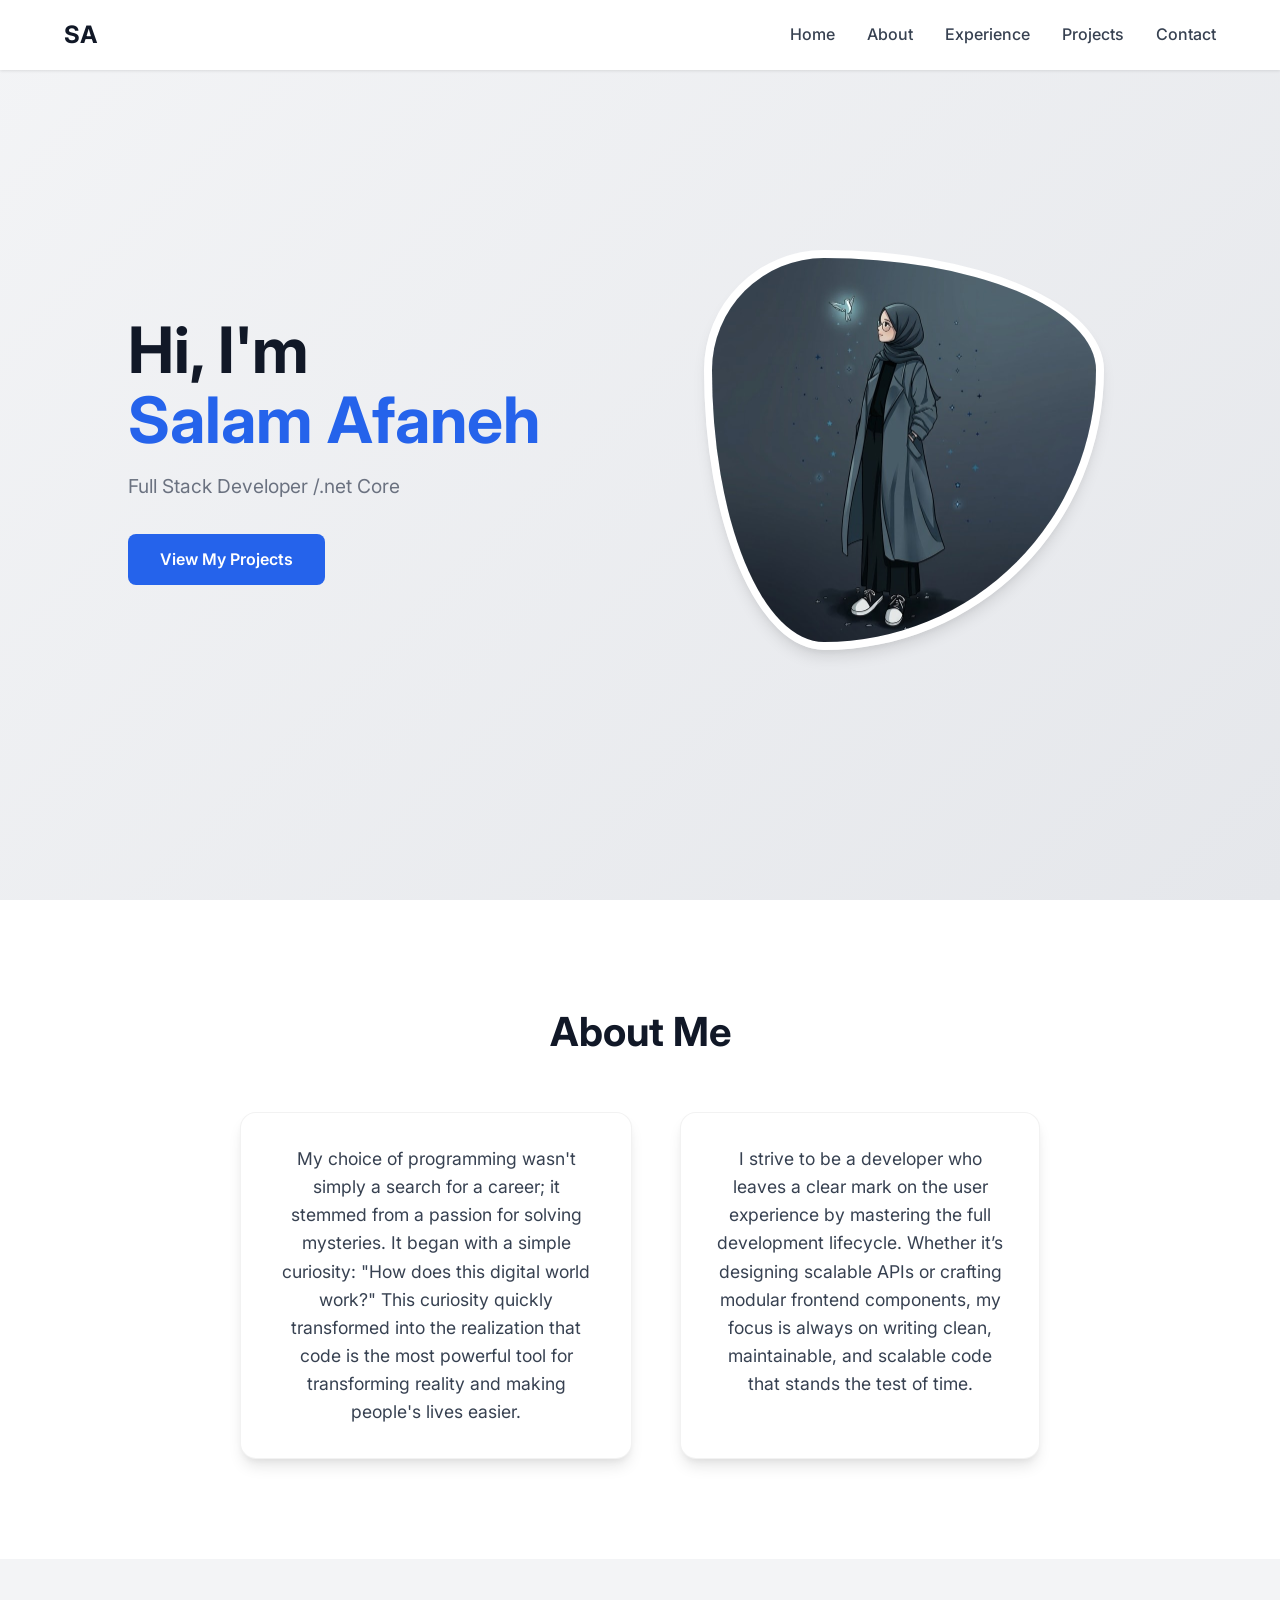
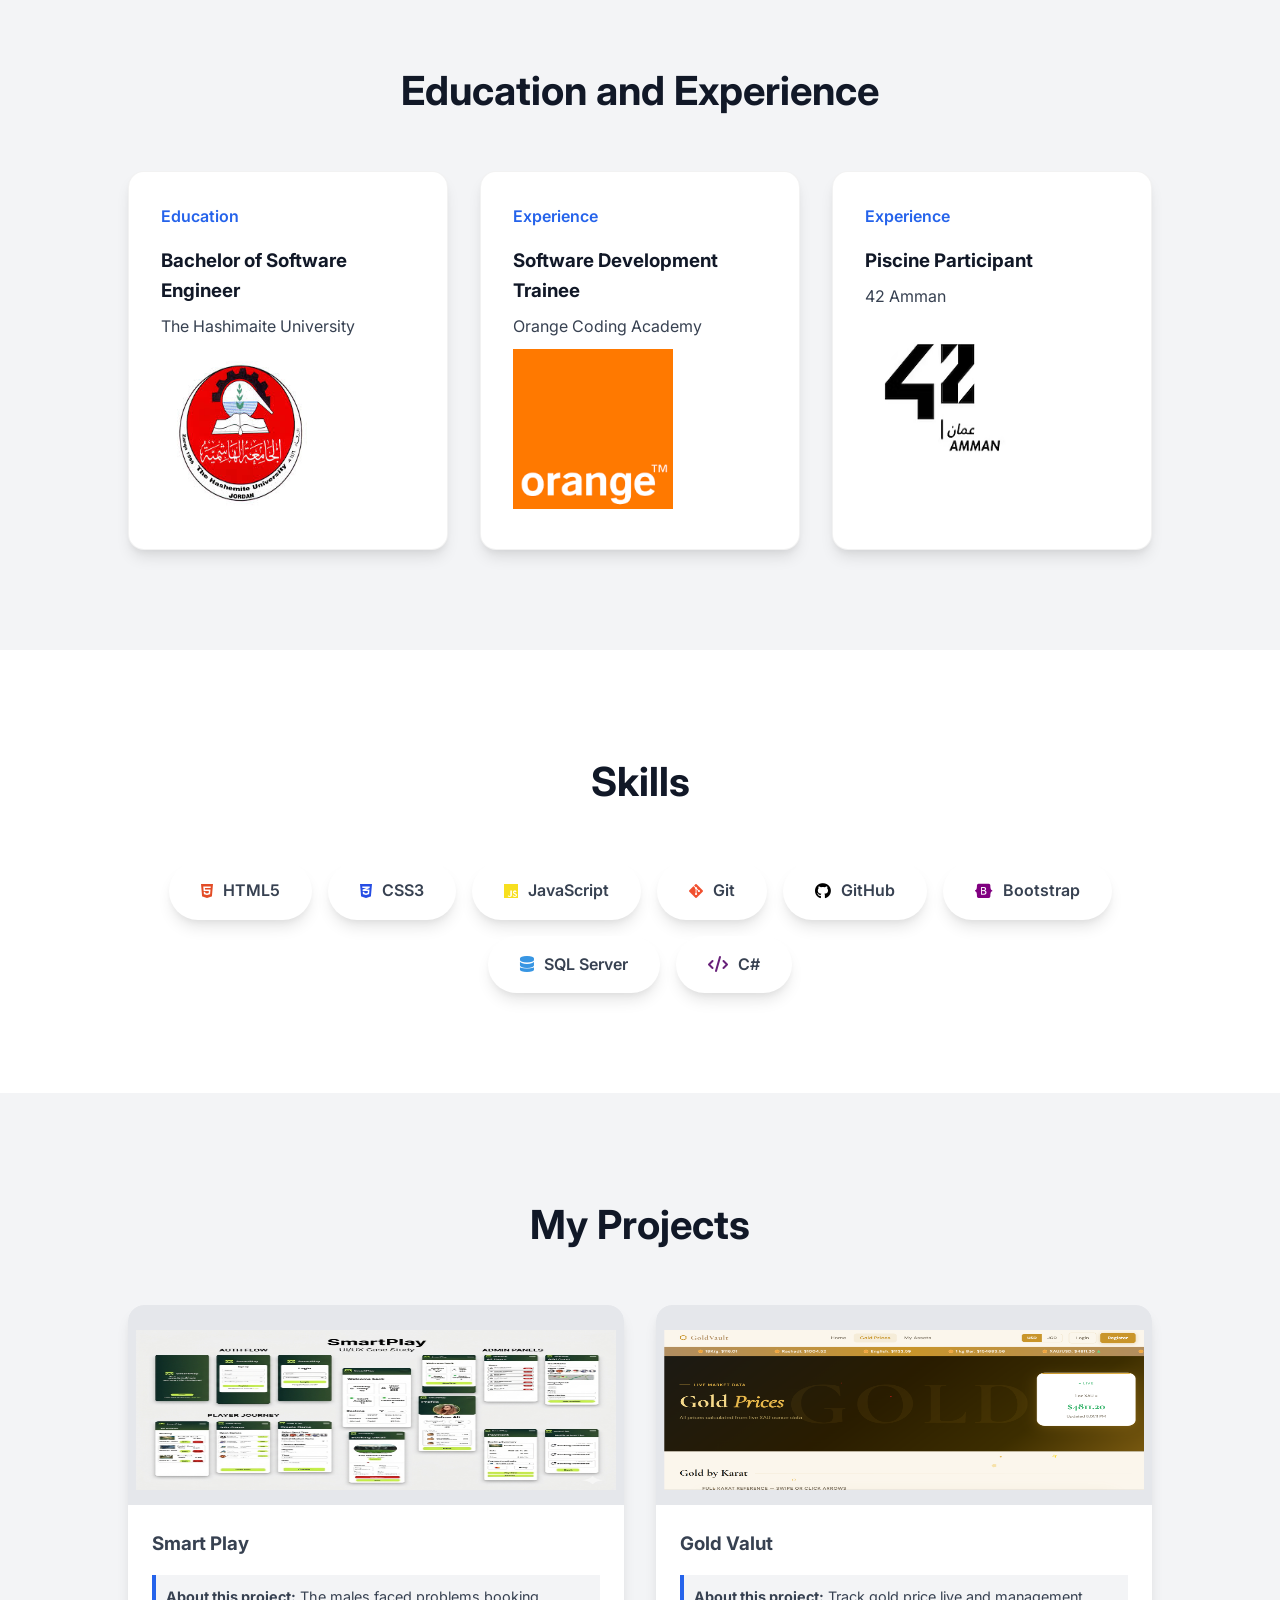
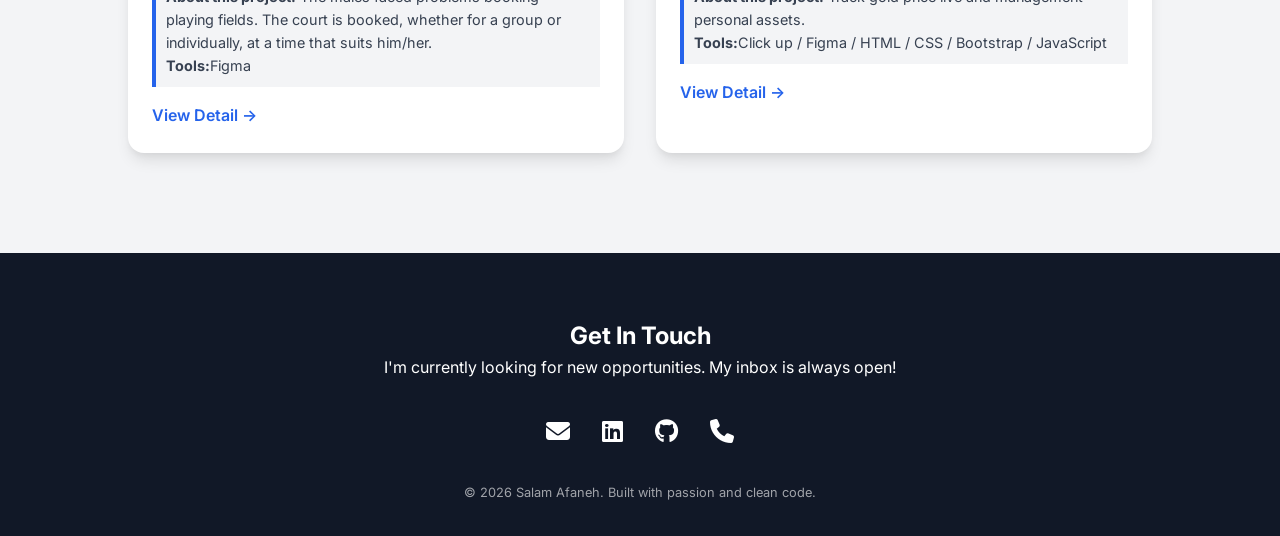
<file: index.html>
<!DOCTYPE html>
<html lang="en">
<head>
    <meta charset="UTF-8">
    <meta name="viewport" content="width=device-width, initial-scale=1.0">
    <title>Salam Afaneh</title>
    <link href="https://fonts.googleapis.com/css2?family=Inter:wght@300;400;600;700&display=swap" rel="stylesheet">
    <link rel="stylesheet" href="https://cdnjs.cloudflare.com/ajax/libs/font-awesome/6.4.0/css/all.min.css">
    <link rel="stylesheet" href="test.css">
</head>
<body>

    <nav>
        <a href="#" class="logo">SA</a>
        
        <input type="checkbox" id="menu-toggle">
        
        <label for="menu-toggle" class="hamburger">
            <i class="fas fa-bars"></i>
        </label>

        <ul class="nav-links">
            <li><a href="#home">Home</a></li>
            <li><a href="#about">About</a></li>
            <li><a href="#experience">Experience</a></li>
            <li><a href="#projects">Projects</a></li>
            <li><a href="#contact">Contact</a></li>
        </ul>
    </nav>

    <section id="home" class="hero">
        <div class="hero-content">
            <h1>Hi, I'm <br><span>Salam Afaneh</span></h1>
            <p>Full Stack Developer /.net Core</p>
            <a href="#projects" class="btn">View My Projects</a>
        </div>
        <div class="hero-image">
            <img src="newImg/myImg.png" alt="Salam Afaneh">
        </div>
    </section>

    <section id="about" class="about">
        <h2 class="section-title">About Me</h2>
        <div class="about-text">
            <div class="card">
                 <p>
                My choice of programming wasn't simply a search for a career; it stemmed from a 
                passion for solving mysteries. It began with a simple curiosity: "How does this 
                digital world work?" This curiosity quickly transformed into the realization 
                that code is the most powerful tool for transforming reality and making people's 
                lives easier.
                </p>
            </div>
            <div class="card">
                <p>
                I strive to be a developer who leaves a clear mark on the user experience by 
                mastering the full development lifecycle. Whether it’s designing scalable APIs or 
                crafting modular frontend components, my focus is always on writing clean, 
                maintainable, and scalable code that stands the test of time.
                </p>
            </div>
        </div>
    </section>

    <section id="experience">
        <h2 class="section-title">Education and Experience</h2>
        <div class="grid-container">
            <div class="card">
                <div class="subtitle">Education</div>
                <h3>Bachelor of Software Engineer</h3>
                <p>The Hashimaite University</p>
                <img src="images/Hu.png" style="margin-top: 10px; font-size: 0.9rem; color: var(--text-muted); width: 10rem; height: 10rem;">
            </div>
            <div class="card">
                <div class="subtitle">Experience</div>
                <h3>Software Development Trainee</h3>
                <p>Orange Coding Academy</p>
                <img src="newImg/orange.png" style="margin-top: 10px; font-size: 0.9rem; color: var(--text-muted); width: 10rem; height: 10rem;">
            </div>
            <div class="card">
                <div class="subtitle">Experience</div>
                <h3>Piscine Participant</h3>
                <p>42 Amman</p>
                <img src="newImg/amman42.png" style="margin-top: 10px; font-size: 0.9rem; color: var(--text-muted); width: 10rem; height: 10rem;">
            </div>
        </div>
    </section>

    <section id="skills" class="about">
        <h2 class="section-title">Skills</h2>
        <div class="skills-container">
            <div class="skill-tag"><i class="fab fa-html5" style="color: #e34c26;"></i> HTML5 </div>
            <div class="skill-tag"><i class="fab fa-css3-alt" style="color: #264de4;"></i> CSS3</div>
            <div class="skill-tag"><i class="fab fa-js" style="color: #f7df1e;"></i> JavaScript</div>
            <div class="skill-tag"><i class="fab fa-git-alt" style="color: #f1502f;"></i> Git</div>
            <div class="skill-tag"><i class="fab fa-github" style="color: black;"></i> GitHub</div>
            <div class="skill-tag"><i class="fab fa-bootstrap" style="color: purple;"></i> Bootstrap</div>
            <div class="skill-tag"><i class="fas fa-database" style="color: rgb(56, 150, 227);"></i> SQL Server</div>
            <div class="skill-tag"><i class="fas fa-code" style="color: #68217A;"></i>C#</div>

        </div>

    </section>

    <section id="projects">
        <h2 class="section-title">My Projects</h2>
        <div class="grid-container">
            <div class="project-card">
                <div class="project-img">
                    <img src="newImg/sport.png" style="margin-top: 10px; font-size: 0.9rem; color: var(--text-muted); width: 30rem; height: 10rem;">
                </div>
                <div class="project-info">
                    <h3>Smart Play</h3>
                    <div class="problem-solution">
                        <strong>About this project:</strong> The males faced problems booking playing fields. The court is booked, whether for a group or individually, at a time that suits him/her.<br>
                        <strong>Tools:</strong>Figma
                    </div>
                    <a href="https://www.figma.com/design/lZftPJICnUIyNuRjYb9q9o/Untitled?node-id=0-1&t=1NcwglimsgxiFHGa-1" style=" color: var(--primary); text-decoration: none; font-weight: 600;" >View Detail →</a>
                </div>
            </div>
        
            <div class="project-card">
                <div class="project-img">
                    <img src="newImg/goldValut.png" style="margin-top: 10px; font-size: 0.9rem; color: var(--text-muted); width: 30rem; height: 10rem;">
                </div>
                <div class="project-info">
                    <h3>Gold Valut</h3>
                    <div class="problem-solution">
                        <strong>About this project:</strong> Track gold price live and management personal assets. <br>
                        <strong>Tools:</strong>Click up / Figma / HTML / CSS / Bootstrap / JavaScript
                    </div>
                    <a href="https://salamafaneh04.github.io/Gold-Price-Tracker/html/index.html" style=" color: var(--primary); text-decoration: none; font-weight: 600;" >View Detail →</a>
                </div>
            </div>
        </div>
    </section>

     

    <footer id="contact">
        <h2>Get In Touch</h2>
        <p>I'm currently looking for new opportunities. My inbox is always open!</p>
        <div class="social-links">
            <a href="mailto:salamafaneh03@gmail.com"><i class="fas fa-envelope"></i></a>
            <a href="https://www.linkedin.com/in/salam-afaneh/"><i class="fab fa-linkedin"></i></a>
            <a href="https://github.com/SalamAfaneh04" ><i class="fab fa-github"></i></a>
            <a href="https://wa.me/962796740627"><i class="fas fa-phone"></i></a>
        </div>
        <p style="margin-top: 2rem; opacity: 0.6; font-size: 0.8rem;">
            &copy; 2026 Salam Afaneh. Built with passion and clean code.
        </p>
    </footer>

</body>
</html>
</file>
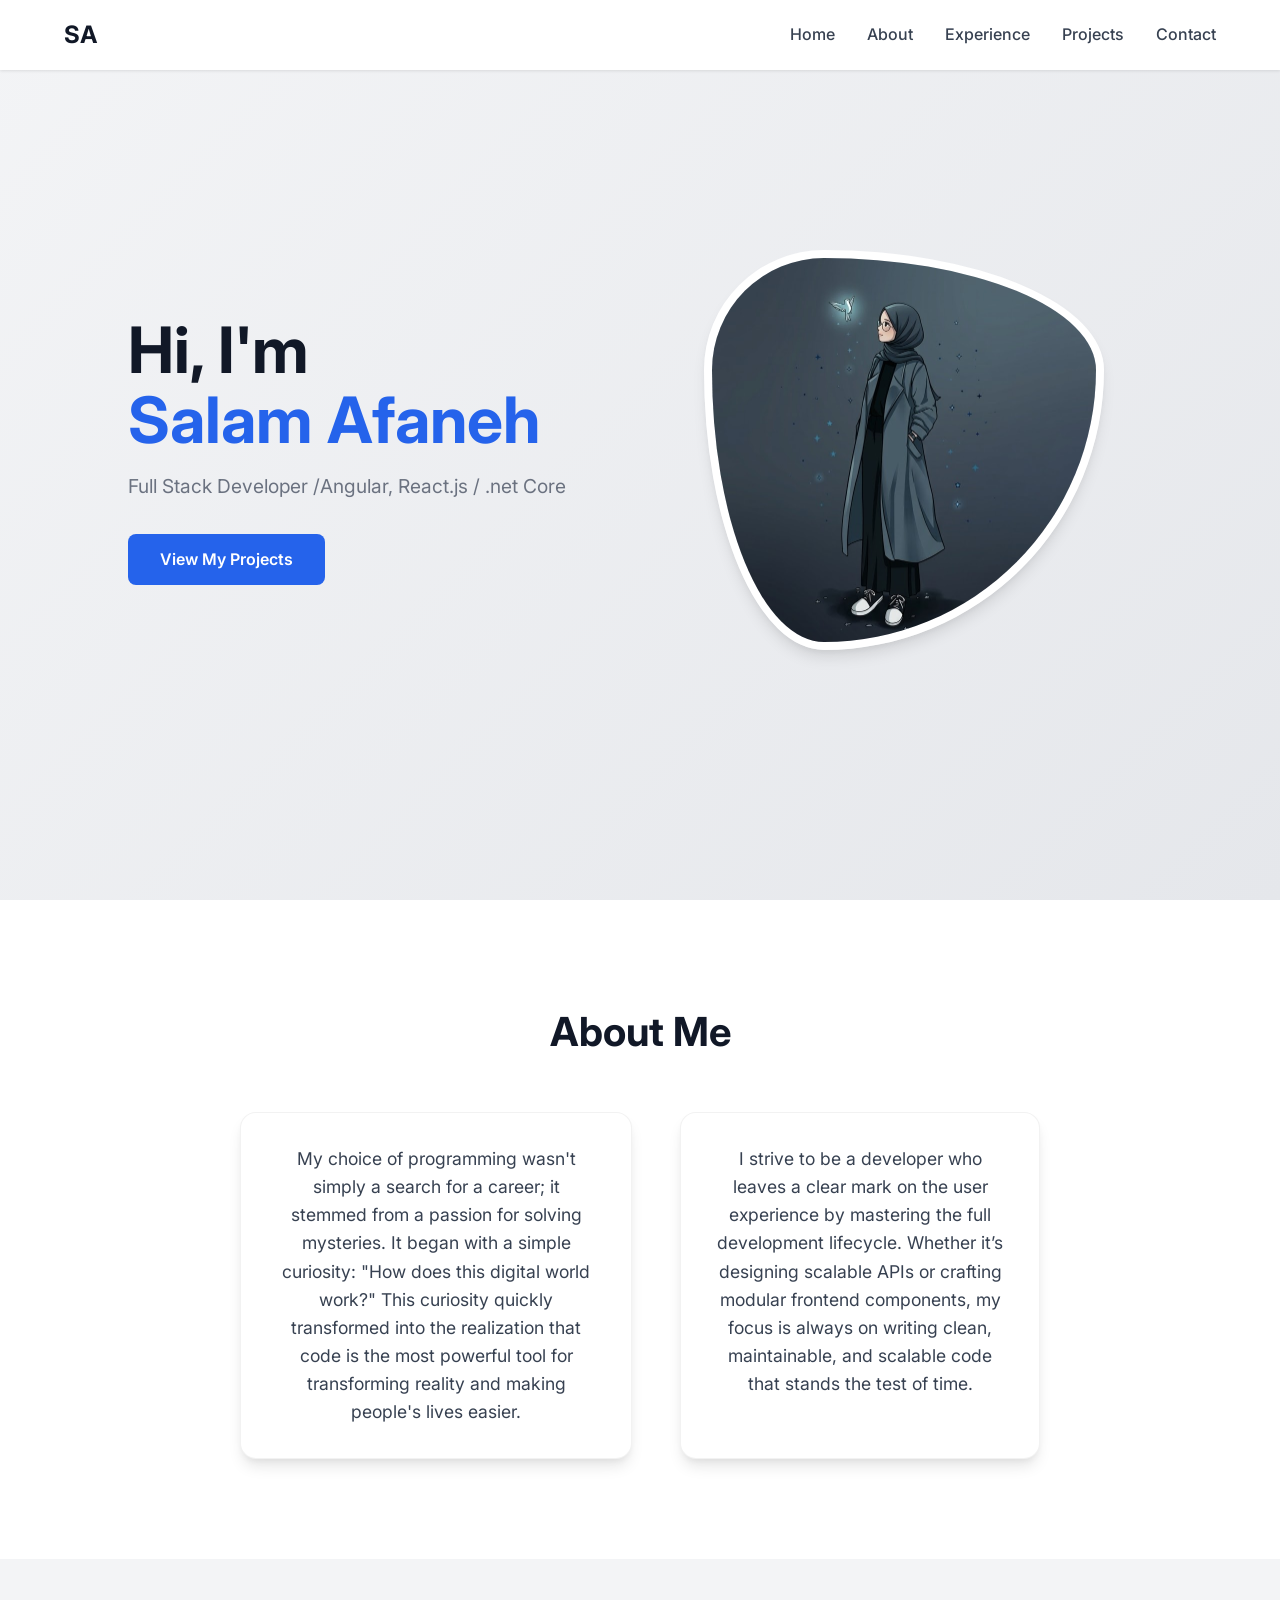
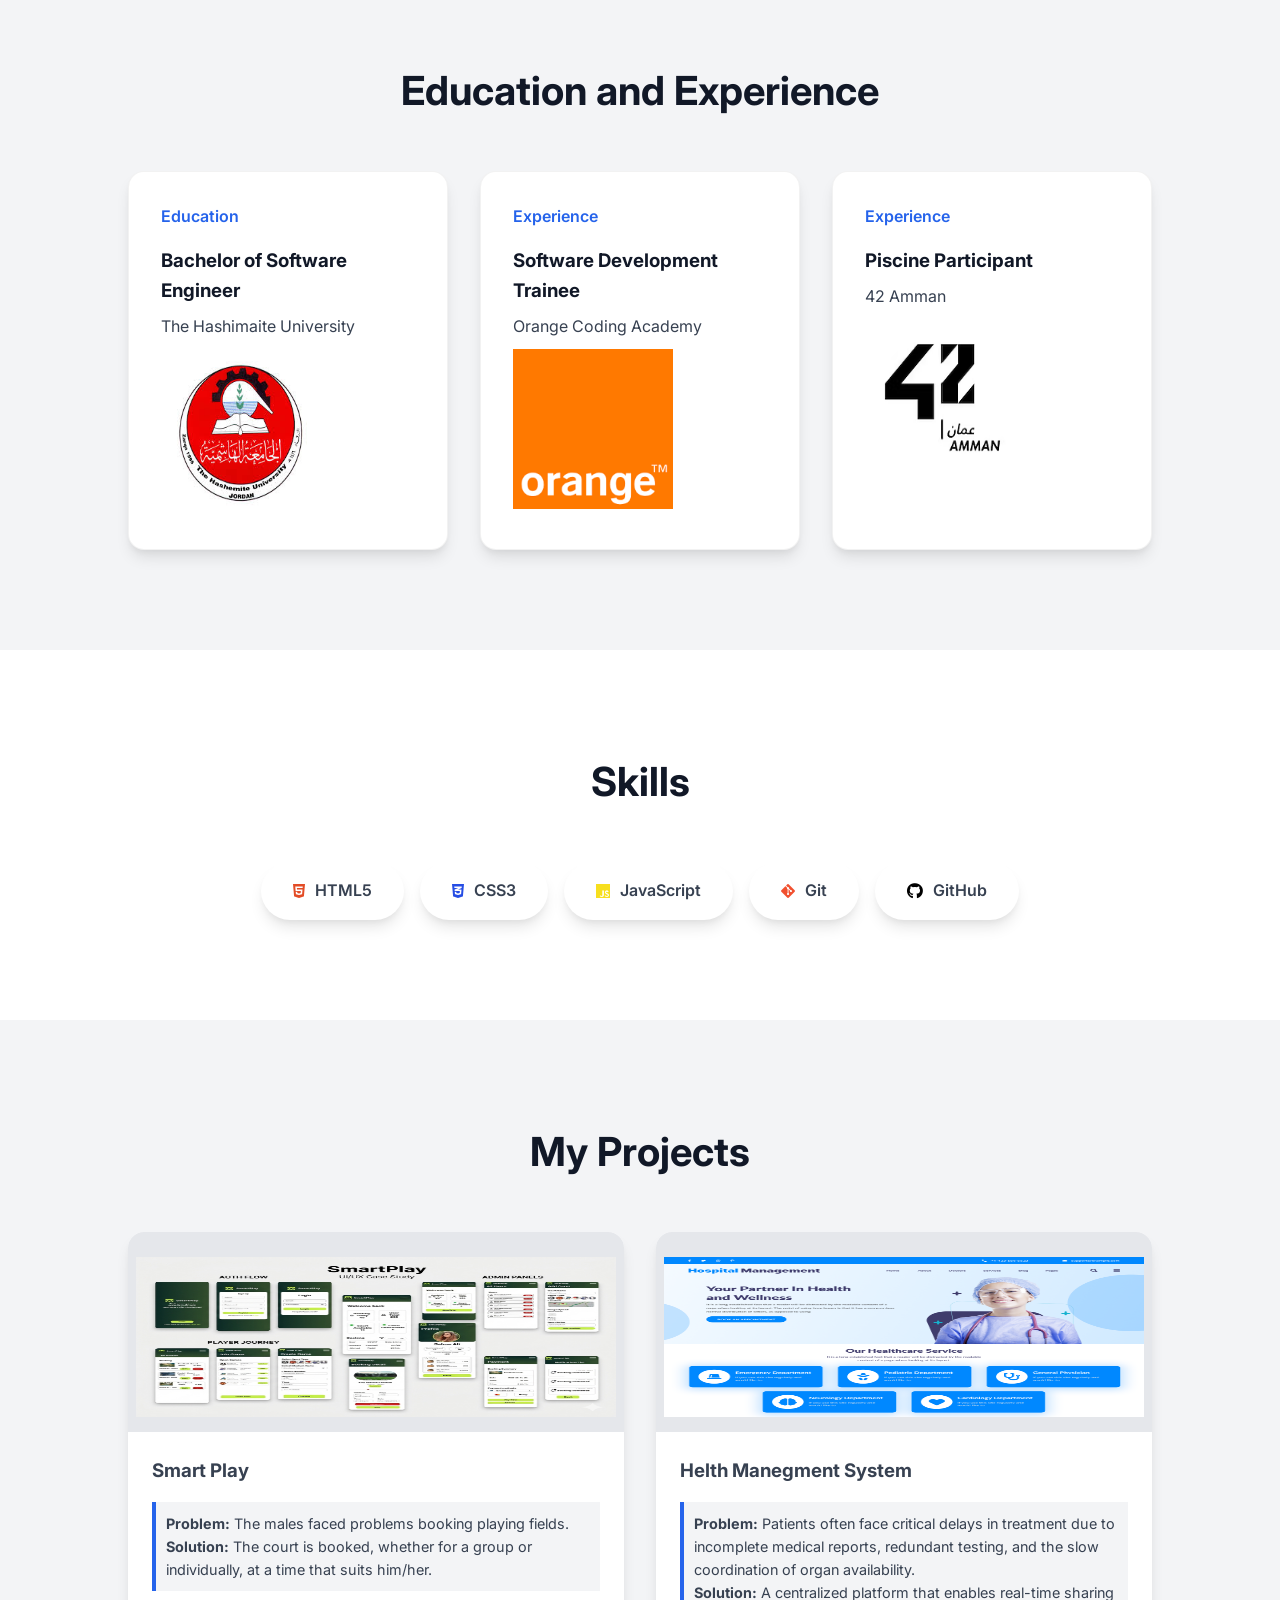
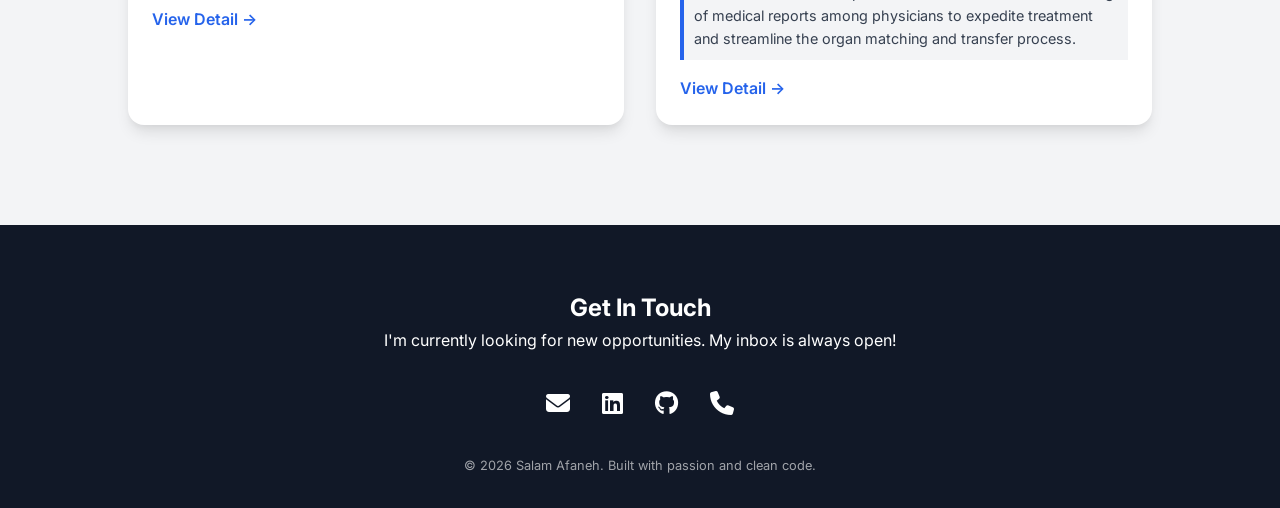
<file: newVersion/test.html>
<!DOCTYPE html>
<html lang="en">
<head>
    <meta charset="UTF-8">
    <meta name="viewport" content="width=device-width, initial-scale=1.0">
    <title>Salam Afaneh | Front-End Developer</title>
    <link href="https://fonts.googleapis.com/css2?family=Inter:wght@300;400;600;700&display=swap" rel="stylesheet">
    <link rel="stylesheet" href="https://cdnjs.cloudflare.com/ajax/libs/font-awesome/6.4.0/css/all.min.css">
    <link rel="stylesheet" href="test.css">
</head>
<body>

    <nav>
        <a href="#" class="logo">SA</a>
        
        <input type="checkbox" id="menu-toggle">
        
        <label for="menu-toggle" class="hamburger">
            <i class="fas fa-bars"></i>
        </label>

        <ul class="nav-links">
            <li><a href="#home">Home</a></li>
            <li><a href="#about">About</a></li>
            <li><a href="#experience">Experience</a></li>
            <li><a href="#projects">Projects</a></li>
            <li><a href="#contact">Contact</a></li>
        </ul>
    </nav>

    <section id="home" class="hero">
        <div class="hero-content">
            <h1>Hi, I'm <br><span>Salam Afaneh</span></h1>
            <p>Full Stack Developer /Angular, React.js / .net Core</p>
            <a href="#projects" class="btn">View My Projects</a>
        </div>
        <div class="hero-image">
            <img src="../newImg/myImg.png" alt="Salam Afaneh">
        </div>
    </section>

    <section id="about" class="about">
        <h2 class="section-title">About Me</h2>
        <div class="about-text">
            <div class="card">
                 <p>
                My choice of programming wasn't simply a search for a career; it stemmed from a 
                passion for solving mysteries. It began with a simple curiosity: "How does this 
                digital world work?" This curiosity quickly transformed into the realization 
                that code is the most powerful tool for transforming reality and making people's 
                lives easier.
                </p>
            </div>
            <div class="card">
                <p>
                I strive to be a developer who leaves a clear mark on the user experience by 
                mastering the full development lifecycle. Whether it’s designing scalable APIs or 
                crafting modular frontend components, my focus is always on writing clean, 
                maintainable, and scalable code that stands the test of time.
                </p>
            </div>
        </div>
    </section>

    <section id="experience">
        <h2 class="section-title">Education and Experience</h2>
        <div class="grid-container">
            <div class="card">
                <div class="subtitle">Education</div>
                <h3>Bachelor of Software Engineer</h3>
                <p>The Hashimaite University</p>
                <img src="../images/Hu.png" style="margin-top: 10px; font-size: 0.9rem; color: var(--text-muted); width: 10rem; height: 10rem;">
            </div>
            <div class="card">
                <div class="subtitle">Experience</div>
                <h3>Software Development Trainee</h3>
                <p>Orange Coding Academy</p>
                <img src="../newImg/orange.png" style="margin-top: 10px; font-size: 0.9rem; color: var(--text-muted); width: 10rem; height: 10rem;">
            </div>
            <div class="card">
                <div class="subtitle">Experience</div>
                <h3>Piscine Participant</h3>
                <p>42 Amman</p>
                <img src="../newImg/amman42.png" style="margin-top: 10px; font-size: 0.9rem; color: var(--text-muted); width: 10rem; height: 10rem;">
            </div>
        </div>
    </section>

    <section id="skills" class="about">
        <h2 class="section-title">Skills</h2>
        <div class="skills-container">
            <div class="skill-tag"><i class="fab fa-html5" style="color: #e34c26;"></i> HTML5 </div>
            <div class="skill-tag"><i class="fab fa-css3-alt" style="color: #264de4;"></i> CSS3</div>
            <div class="skill-tag"><i class="fab fa-js" style="color: #f7df1e;"></i> JavaScript</div>
            <div class="skill-tag"><i class="fab fa-git-alt" style="color: #f1502f;"></i> Git</div>
            <div class="skill-tag"><i class="fab fa-github" style="color: black;"></i> GitHub</div>
        </div>
    </section>

    <section id="projects">
        <h2 class="section-title">My Projects</h2>
        <div class="grid-container">
            <div class="project-card">
                <div class="project-img">
                    <img src="../newImg/sport.png" style="margin-top: 10px; font-size: 0.9rem; color: var(--text-muted); width: 30rem; height: 10rem;">
                </div>
                <div class="project-info">
                    <h3>Smart Play</h3>
                    <div class="problem-solution">
                        <strong>Problem:</strong> The males faced problems booking playing fields.<br>
                        <strong>Solution:</strong> The court is booked, whether for a group or individually, at a time that suits him/her.
                    </div>
                    <a href="" style="color: var(--primary); text-decoration: none; font-weight: 600;">View Detail →</a>
                </div>
            </div>
            <div class="project-card">
                <div class="project-img">
                    <img src="../newImg/health.png" style="margin-top: 10px; font-size: 0.9rem; color: var(--text-muted); width: 30rem; height: 10rem;">
                </div>
                <div class="project-info">
                    <h3>Helth Manegment System</h3>
                    <div class="problem-solution">
                        <strong>Problem:</strong> Patients often face critical delays in treatment due to incomplete medical reports, redundant testing, and the slow coordination of organ availability.<br>
                        <strong>Solution:</strong> A centralized platform that enables real-time sharing of medical reports among physicians to expedite treatment and streamline the organ matching and transfer process.
                    </div>
                    <a href="" style="color: var(--primary); text-decoration: none; font-weight: 600;">View Detail →</a>
                </div>
            </div>
        </div>
    </section>

     

    <footer id="contact">
        <h2>Get In Touch</h2>
        <p>I'm currently looking for new opportunities. My inbox is always open!</p>
        <div class="social-links">
            <a href="mailto:salamafaneh03@gmail.com"><i class="fas fa-envelope"></i></a>
            <a href="https://www.linkedin.com/in/salam-afaneh/"><i class="fab fa-linkedin"></i></a>
            <a href="https://github.com/SalamAfaneh04" ><i class="fab fa-github"></i></a>
            <a href="https://wa.me/962796740627"><i class="fas fa-phone"></i></a>
        </div>
        <p style="margin-top: 2rem; opacity: 0.6; font-size: 0.8rem;">
            &copy; 2026 Salam Afaneh. Built with passion and clean code.
        </p>
    </footer>

</body>
</html>
</file>
<file: test.css>
:root {
    --primary: #2563eb;
    --primary-hover: #1d4ed8;
    --dark: #111827;
    --light-bg: #f3f4f6;
    --white: #ffffff;
    --text-main: #374151;
    --text-muted: #6b7280;
    --transition: all 0.3s cubic-bezier(0.4, 0, 0.2, 1);
    --shadow: 0 10px 15px -3px rgba(0, 0, 0, 0.1), 0 4px 6px -2px rgba(0, 0, 0, 0.05);
}

* {
    margin: 0;
    padding: 0;
    box-sizing: border-box;
    scroll-behavior: smooth;
}

body {
    font-family: 'Inter', sans-serif;
    background-color: var(--light-bg);
    color: var(--text-main);
    line-height: 1.6;
}

/* --- Navigation --- */
nav {
    position: fixed;
    top: 0;
    width: 100%;
    background: rgba(255, 255, 255, 0.8);
    backdrop-filter: blur(10px);
    z-index: 1000;
    padding: 1rem 5%;
    display: flex;
    justify-content: space-between;
    align-items: center;
    box-shadow: 0 1px 3px rgba(0,0,0,0.1);
}

.logo {
    font-weight: 700;
    font-size: 1.5rem;
    color: var(--dark);
    text-decoration: none;
}

.nav-links {
    display: flex;
    list-style: none;
    gap: 2rem;
}

.nav-links a {
    text-decoration: none;
    color: var(--text-main);
    font-weight: 500;
    transition: var(--transition);
}

.nav-links a:hover {
    color: var(--primary);
}

/* --- Global Sections --- */
section {
    padding: 100px 10%;
}

.section-title {
    text-align: center;
    font-size: 2.5rem;
    margin-bottom: 3rem;
    color: var(--dark);
}

/* --- Hero Section --- */
.hero {
    height: 100vh;
    display: flex;
    align-items: center;
    justify-content: space-between;
    background: linear-gradient(135deg, #f3f4f6 0%, #e5e7eb 100%);
    gap: 2rem;
}

.hero-content {
    flex: 1;
}

.hero-content h1 {
    font-size: 4rem;
    color: var(--dark);
    line-height: 1.1;
    margin-bottom: 1rem;
}

.hero-content span {
    color: var(--primary);
}

.hero-content p {
    font-size: 1.2rem;
    color: var(--text-muted);
    margin-bottom: 2rem;
    max-width: 500px;
}

.hero-image {
    flex: 1;
    display: flex;
    justify-content: center;
}

.hero-image img {
    width: 400px;
    height: 400px;
    border-radius: 30% 70% 70% 30% / 30% 30% 70% 70%;
    object-fit: cover;
    border: 8px solid var(--white);
    box-shadow: var(--shadow);
    animation: morph 10s ease-in-out infinite;
}

@keyframes morph {
    0% { border-radius: 30% 70% 70% 30% / 30% 30% 70% 70%; }
    50% { border-radius: 50% 50% 20% 80% / 25% 80% 20% 75%; }
    100% { border-radius: 30% 70% 70% 30% / 30% 30% 70% 70%; }
}

.btn {
    display: inline-block;
    padding: 0.8rem 2rem;
    background: var(--primary);
    color: white;
    text-decoration: none;
    border-radius: 8px;
    font-weight: 600;
    transition: var(--transition);
}

.btn:hover {
    background: var(--primary-hover);
    transform: translateY(-3px);
    box-shadow: 0 10px 20px rgba(37, 99, 235, 0.2);
}

/* --- About Section --- */
.about {
    background: var(--white);
}

.about-text {
    max-width: 800px;
    margin: 0 auto;
    column-gap: 3px;
    text-align: center;
    font-size: 1.1rem;
    color: var(--text-main);
    display: flex;
    column-gap: 3rem;
}

/* --- Education/Experience Grid --- */
.grid-container {
    display: grid;
    grid-template-columns: repeat(auto-fit, minmax(300px, 1fr));
    gap: 2rem;
}

.card {
    background: var(--white);
    padding: 2rem;
    border-radius: 16px;
    box-shadow: var(--shadow);
    transition: var(--transition);
    border: 1px solid rgba(0,0,0,0.05);
}

.card:hover {
    transform: translateY(-10px);
}

.card h3 { margin-bottom: 0.5rem; color: var(--dark); }
.card .subtitle { color: var(--primary); font-weight: 600; margin-bottom: 1rem; }

/* --- Skills --- */
.skills-container {
    display: flex;
    flex-wrap: wrap;
    gap: 1rem;
    justify-content: center;
}

.skill-tag {
    background: var(--white);
    padding: 1rem 2rem;
    border-radius: 50px;
    box-shadow: var(--shadow);
    display: flex;
    align-items: center;
    gap: 10px;
    font-weight: 600;
    transition: var(--transition);
}

.skill-tag:hover {
    background: var(--primary);
    color: white;
}

/* --- Projects --- */
.project-card {
    background: var(--white);
    border-radius: 16px;
    overflow: hidden;
    box-shadow: var(--shadow);
    transition: var(--transition);
}

.project-img {
    width: 100%;
    height: 200px;
    background: #e5e7eb;
    display: flex;
    align-items: center;
    justify-content: center;
    color: #9ca3af;
}

.project-info {
    padding: 1.5rem;
}

.tech-stack {
    margin: 1rem 0;
    font-size: 0.85rem;
    font-weight: 700;
    color: var(--primary);
}

.problem-solution {
    font-size: 0.9rem;
    margin: 1rem 0;
    padding: 10px;
    background: var(--light-bg);
    border-left: 4px solid var(--primary);
}

/* --- Contact / Footer --- */
footer {
    background: var(--dark);
    color: white;
    padding: 4rem 10% 2rem;
    text-align: center;
}

.social-links {
    display: flex;
    justify-content: center;
    gap: 2rem;
    margin: 2rem 0;
}

.social-links a {
    color: white;
    font-size: 1.5rem;
    transition: var(--transition);
}

.social-links a:hover {
    color: var(--primary);
}

/* --- Responsive --- */
@media (max-width: 968px) {
    .hero {
        flex-direction: column-reverse;
        text-align: center;
        height: auto;
        padding-top: 150px;
    }
    .hero-image img {
        width: 250px;
        height: 250px;
    }
    .nav-links { display: none; }
    .hero-content h1 { font-size: 2.5rem; }
}

@media screen and (max-width: 576px) {
    .about-text {
        display: grid;
        grid-template-columns: 1fr;
        row-gap: 2rem;
    }
}

nav {
    display: flex;
    justify-content: space-between;
    align-items: center;
    padding: 1rem 5%;
    background: #fff;
    position: fixed;
    width: 100%;
    top: 0;
    z-index: 1000;
}

.nav-links {
    display: flex;
    list-style: none;
    gap: 2rem;
}

#menu-toggle {
    display: none; 
}

.hamburger {
    display: none; 
    font-size: 1.5rem;
    cursor: pointer;
}

@media (max-width: 968px) {
    .hamburger {
        display: block; 
    }

    .nav-links {
        position: fixed;
        top: 70px;
        right: -100%; 
        width: 100%;
        height: 100vh;
        background: #ffffff;
        flex-direction: column;
        align-items: center;
        padding-top: 50px;
        transition: 0.4s all ease;
    }

    #menu-toggle:checked ~ .nav-links {
        right: 0;
    }

    #menu-toggle:checked ~ .hamburger i::before {
        content: "\f00d";
    }
}
</file>
<file: newVersion/test.css>
:root {
    --primary: #2563eb;
    --primary-hover: #1d4ed8;
    --dark: #111827;
    --light-bg: #f3f4f6;
    --white: #ffffff;
    --text-main: #374151;
    --text-muted: #6b7280;
    --transition: all 0.3s cubic-bezier(0.4, 0, 0.2, 1);
    --shadow: 0 10px 15px -3px rgba(0, 0, 0, 0.1), 0 4px 6px -2px rgba(0, 0, 0, 0.05);
}

* {
    margin: 0;
    padding: 0;
    box-sizing: border-box;
    scroll-behavior: smooth;
}

body {
    font-family: 'Inter', sans-serif;
    background-color: var(--light-bg);
    color: var(--text-main);
    line-height: 1.6;
}

/* --- Navigation --- */
nav {
    position: fixed;
    top: 0;
    width: 100%;
    background: rgba(255, 255, 255, 0.8);
    backdrop-filter: blur(10px);
    z-index: 1000;
    padding: 1rem 5%;
    display: flex;
    justify-content: space-between;
    align-items: center;
    box-shadow: 0 1px 3px rgba(0,0,0,0.1);
}

.logo {
    font-weight: 700;
    font-size: 1.5rem;
    color: var(--dark);
    text-decoration: none;
}

.nav-links {
    display: flex;
    list-style: none;
    gap: 2rem;
}

.nav-links a {
    text-decoration: none;
    color: var(--text-main);
    font-weight: 500;
    transition: var(--transition);
}

.nav-links a:hover {
    color: var(--primary);
}

/* --- Global Sections --- */
section {
    padding: 100px 10%;
}

.section-title {
    text-align: center;
    font-size: 2.5rem;
    margin-bottom: 3rem;
    color: var(--dark);
}

/* --- Hero Section --- */
.hero {
    height: 100vh;
    display: flex;
    align-items: center;
    justify-content: space-between;
    background: linear-gradient(135deg, #f3f4f6 0%, #e5e7eb 100%);
    gap: 2rem;
}

.hero-content {
    flex: 1;
}

.hero-content h1 {
    font-size: 4rem;
    color: var(--dark);
    line-height: 1.1;
    margin-bottom: 1rem;
}

.hero-content span {
    color: var(--primary);
}

.hero-content p {
    font-size: 1.2rem;
    color: var(--text-muted);
    margin-bottom: 2rem;
    max-width: 500px;
}

.hero-image {
    flex: 1;
    display: flex;
    justify-content: center;
}

.hero-image img {
    width: 400px;
    height: 400px;
    border-radius: 30% 70% 70% 30% / 30% 30% 70% 70%;
    object-fit: cover;
    border: 8px solid var(--white);
    box-shadow: var(--shadow);
    animation: morph 4s ease-in-out infinite;
}

@keyframes morph {
    0% { border-radius: 30% 70% 70% 30% / 30% 30% 70% 70%; }
    50% { border-radius: 50% 50% 20% 80% / 25% 80% 20% 75%; }
    100% { border-radius: 30% 70% 70% 30% / 30% 30% 70% 70%; }
}

.btn {
    display: inline-block;
    padding: 0.8rem 2rem;
    background: var(--primary);
    color: white;
    text-decoration: none;
    border-radius: 8px;
    font-weight: 600;
    transition: var(--transition);
}

.btn:hover {
    background: var(--primary-hover);
    transform: translateY(-3px);
    box-shadow: 0 10px 20px rgba(37, 99, 235, 0.2);
}

/* --- About Section --- */
.about {
    background: var(--white);
}

.about-text {
    max-width: 800px;
    margin: 0 auto;
    column-gap: 3px;
    text-align: center;
    font-size: 1.1rem;
    color: var(--text-main);
    display: flex;
    column-gap: 3rem;
}

/* --- Education/Experience Grid --- */
.grid-container {
    display: grid;
    grid-template-columns: repeat(auto-fit, minmax(300px, 1fr));
    gap: 2rem;
}

.card {
    background: var(--white);
    padding: 2rem;
    border-radius: 16px;
    box-shadow: var(--shadow);
    transition: var(--transition);
    border: 1px solid rgba(0,0,0,0.05);
}

.card:hover {
    transform: translateY(-10px);
}

.card h3 { margin-bottom: 0.5rem; color: var(--dark); }
.card .subtitle { color: var(--primary); font-weight: 600; margin-bottom: 1rem; }

/* --- Skills --- */
.skills-container {
    display: flex;
    flex-wrap: wrap;
    gap: 1rem;
    justify-content: center;
}

.skill-tag {
    background: var(--white);
    padding: 1rem 2rem;
    border-radius: 50px;
    box-shadow: var(--shadow);
    display: flex;
    align-items: center;
    gap: 10px;
    font-weight: 600;
    transition: var(--transition);
}

.skill-tag:hover {
    background: var(--primary);
    color: white;
}

/* --- Projects --- */
.project-card {
    background: var(--white);
    border-radius: 16px;
    overflow: hidden;
    box-shadow: var(--shadow);
    transition: var(--transition);
}

.project-img {
    width: 100%;
    height: 200px;
    background: #e5e7eb;
    display: flex;
    align-items: center;
    justify-content: center;
    color: #9ca3af;
}

.project-info {
    padding: 1.5rem;
}

.tech-stack {
    margin: 1rem 0;
    font-size: 0.85rem;
    font-weight: 700;
    color: var(--primary);
}

.problem-solution {
    font-size: 0.9rem;
    margin: 1rem 0;
    padding: 10px;
    background: var(--light-bg);
    border-left: 4px solid var(--primary);
}

/* --- Contact / Footer --- */
footer {
    background: var(--dark);
    color: white;
    padding: 4rem 10% 2rem;
    text-align: center;
}

.social-links {
    display: flex;
    justify-content: center;
    gap: 2rem;
    margin: 2rem 0;
}

.social-links a {
    color: white;
    font-size: 1.5rem;
    transition: var(--transition);
}

.social-links a:hover {
    color: var(--primary);
}

/* --- Responsive --- */
@media (max-width: 968px) {
    .hero {
        flex-direction: column-reverse;
        text-align: center;
        height: auto;
        padding-top: 150px;
    }
    .hero-image img {
        width: 250px;
        height: 250px;
    }
    .nav-links { display: none; }
    .hero-content h1 { font-size: 2.5rem; }
}

@media screen and (max-width: 576px) {
    .about-text {
        display: grid;
        grid-template-columns: 1fr;
        row-gap: 2rem;
    }
}

nav {
    display: flex;
    justify-content: space-between;
    align-items: center;
    padding: 1rem 5%;
    background: #fff;
    position: fixed;
    width: 100%;
    top: 0;
    z-index: 1000;
}

.nav-links {
    display: flex;
    list-style: none;
    gap: 2rem;
}

#menu-toggle {
    display: none; 
}

.hamburger {
    display: none; 
    font-size: 1.5rem;
    cursor: pointer;
}

@media (max-width: 968px) {
    .hamburger {
        display: block; 
    }

    .nav-links {
        position: fixed;
        top: 70px;
        right: -100%; 
        width: 100%;
        height: 100vh;
        background: #ffffff;
        flex-direction: column;
        align-items: center;
        padding-top: 50px;
        transition: 0.4s all ease;
    }

    #menu-toggle:checked ~ .nav-links {
        right: 0;
    }

    #menu-toggle:checked ~ .hamburger i::before {
        content: "\f00d";
    }
}
</file>
